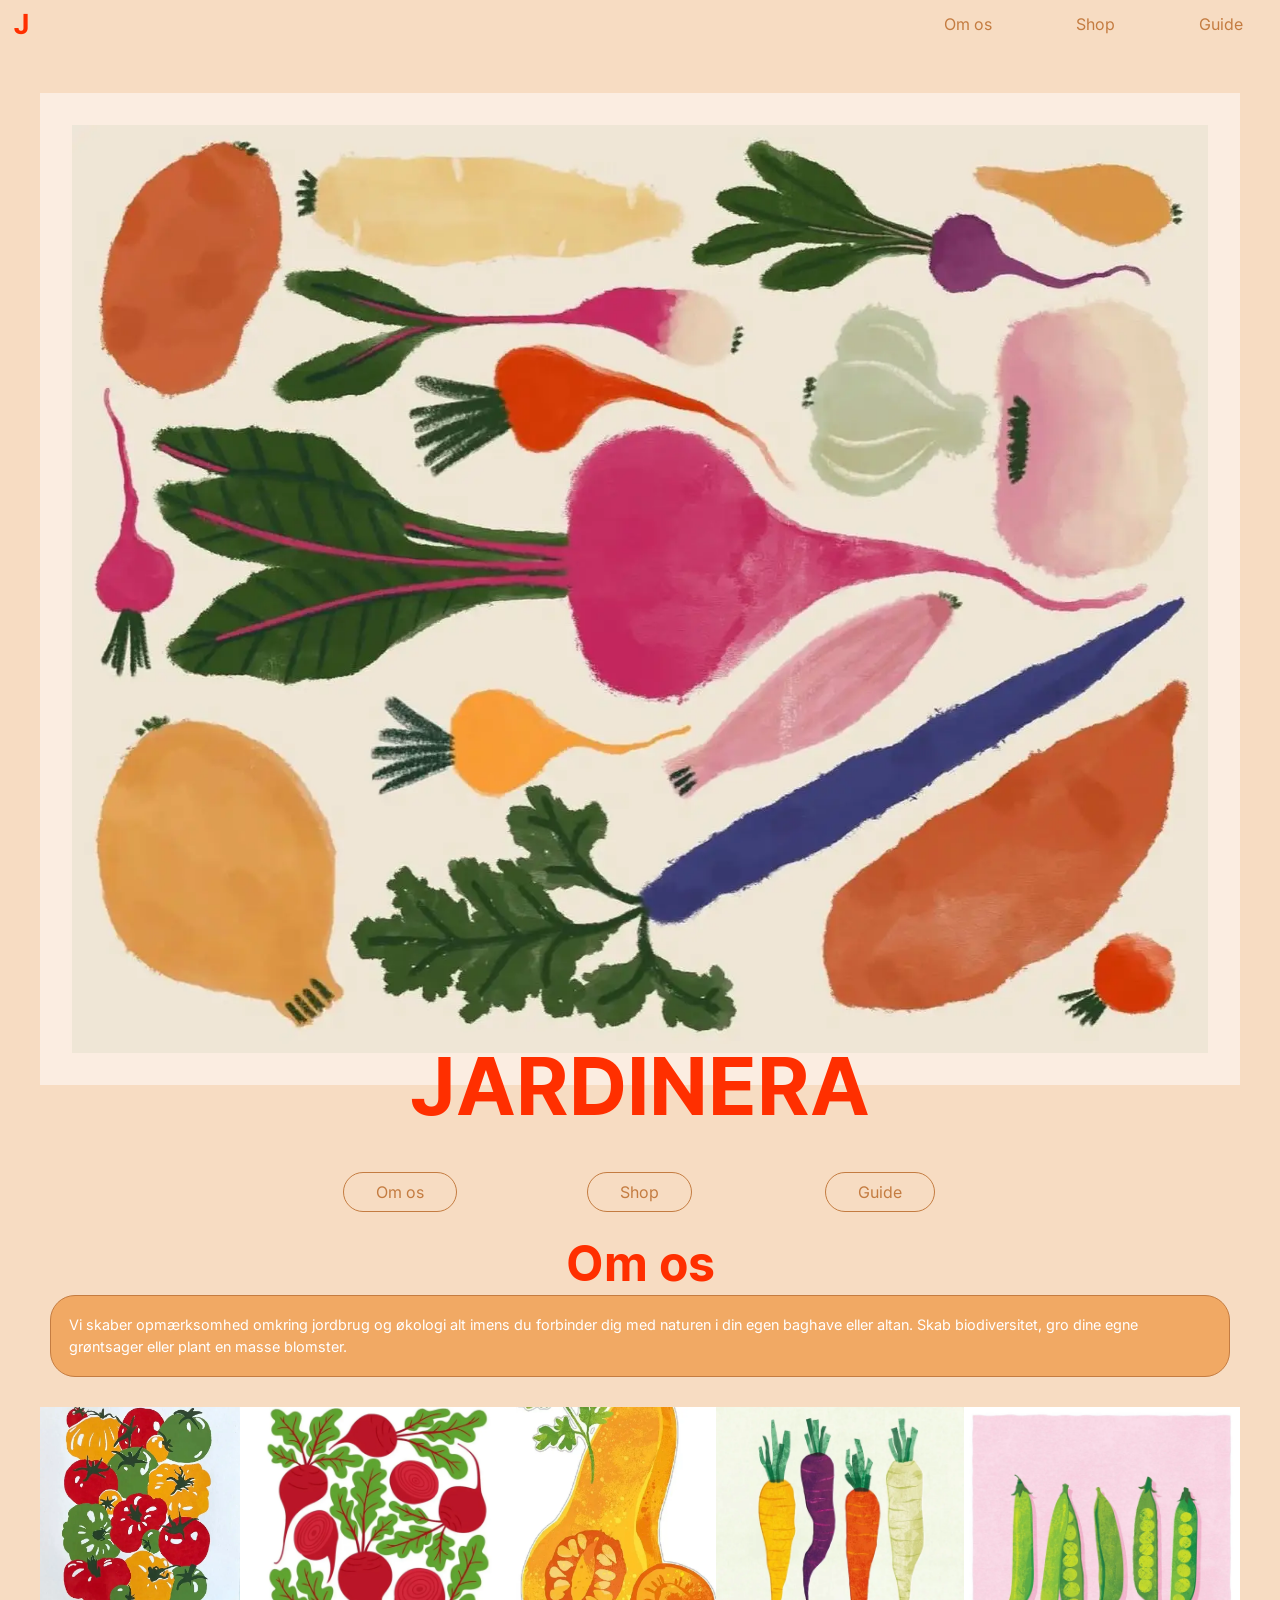
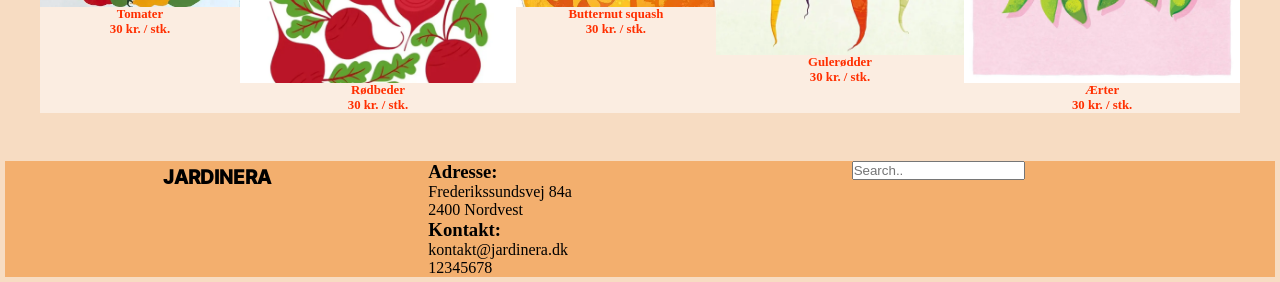
<file: index.html>
<!DOCTYPE html>
<html lang="da">

<head>
    <meta charset="UTF-8">
    <meta name="viewport" content="width=device-width, initial-scale=1.0">
    <meta name="robots" content="noindex">
    <link rel="icon" href="./favicon_io/favicon.ico" />

    <link rel="preconnect" href="https://fonts.googleapis.com">
    <link rel="preconnect" href="https://fonts.gstatic.com" crossorigin>
    <link href="https://fonts.googleapis.com/css2?family=Konkhmer+Sleokchher&display=swap" rel="stylesheet">

    <link rel="preconnect" href="https://fonts.googleapis.com">
    <link rel="preconnect" href="https://fonts.gstatic.com" crossorigin>
    <link
        href="https://fonts.googleapis.com/css2?family=Inter:ital,opsz,wght@0,14..32,100..900;1,14..32,100..900&display=swap"
        rel="stylesheet">

    <title>Jardinera</title>
    <link rel="stylesheet" href="style.css">
    <link rel="stylesheet" href="layout.css">


</head>

<body>

    <header>
        <div class="logo">
            <a href="index.html">
                <img src="./favicon_io/favicon-32x32.png" alt="favicon">
            </a>

        </div>
        <nav>
            <ul class="menu">
                <!-- <li><a href="index.html">Forside</a></li> -->
                <li><a href="om_os.html">Om os</a></li>
                <li><a href="shop.html">Shop</a></li>
                <li><a href="guide.html">Guide</a></li>

            </ul>
            <button class="burger">
                <span class="line"></span>
                <span class="line"></span>
                <span class="line"></span>
            </button>
        </nav>

    </header>


    <main>
        <div class="box1">
            <img src="./imgs/jardineraforside.webp" alt="jardineraforside" class="jardinera1">
        </div>
        <h1>JARDINERA</h1>

        <div class="knapper">
            <a class="om_os" href="om_os.html">Om os</a>
            <a class="shopknap" href="shop.html">Shop</a>
            <a class="guideknap" href="guide.html">Guide</a>
        </div>

        <h2 class="om_os_h2">Om os</h2>
        <p class="forsidetekst"> Vi skaber opmærksomhed omkring jordbrug og økologi alt imens du forbinder dig med
            naturen i
            din
            egen
            baghave eller altan. Skab biodiversitet, gro dine egne grøntsager eller plant en masse
            blomster.
        </p>

        <section class="galleri">
            <div class="slider">
                <div>
                    <img src="./imgs/tomater.webp" alt="tomater" class="tomater">
                    <h3>Tomater</h3>
                    <h3>30 kr. / stk.</h3>
                </div>
                <div>
                    <img src="./imgs/beets.webp" alt="beets" class="beets">
                    <h3>Rødbeder</h3>
                    <h3>30 kr. / stk.</h3>
                </div>
                <div>
                    <img src="./imgs/butternut.webp" alt="butternut" class="butternut">
                    <h3>Butternut squash</h3>
                    <h3>30 kr. / stk.</h3>
                </div>
                <div>
                    <img src="./imgs/gulerodder.webp" alt="gulerodder" class="gulerodder">
                    <h3>Gulerødder</h3>
                    <h3>30 kr. / stk.</h3>
                </div>
                <div>
                    <img src="./imgs/peas.webp" alt="peas" class="peas">
                    <h3>Ærter</h3>
                    <h3>30 kr. / stk.</h3>
                </div>
            </div>
        </section>
    </main>
    <footer>
        <div class="jardinerafooter">
            <h3>JARDINERA</h3>
        </div>
        <div class="information">
            <h3>Adresse:</h3>
            <p> Frederikssundsvej 84a </p>
            <p> 2400 Nordvest </p>
            <h3>Kontakt:</h3>
            <p> kontakt@jardinera.dk</p>
            <p>12345678</p>
        </div>
        <div class="topnav">
            <input type="text" placeholder="Search..">
        </div>

    </footer>
    <script src="menu.js"></script>
</body>

</html>
</file>
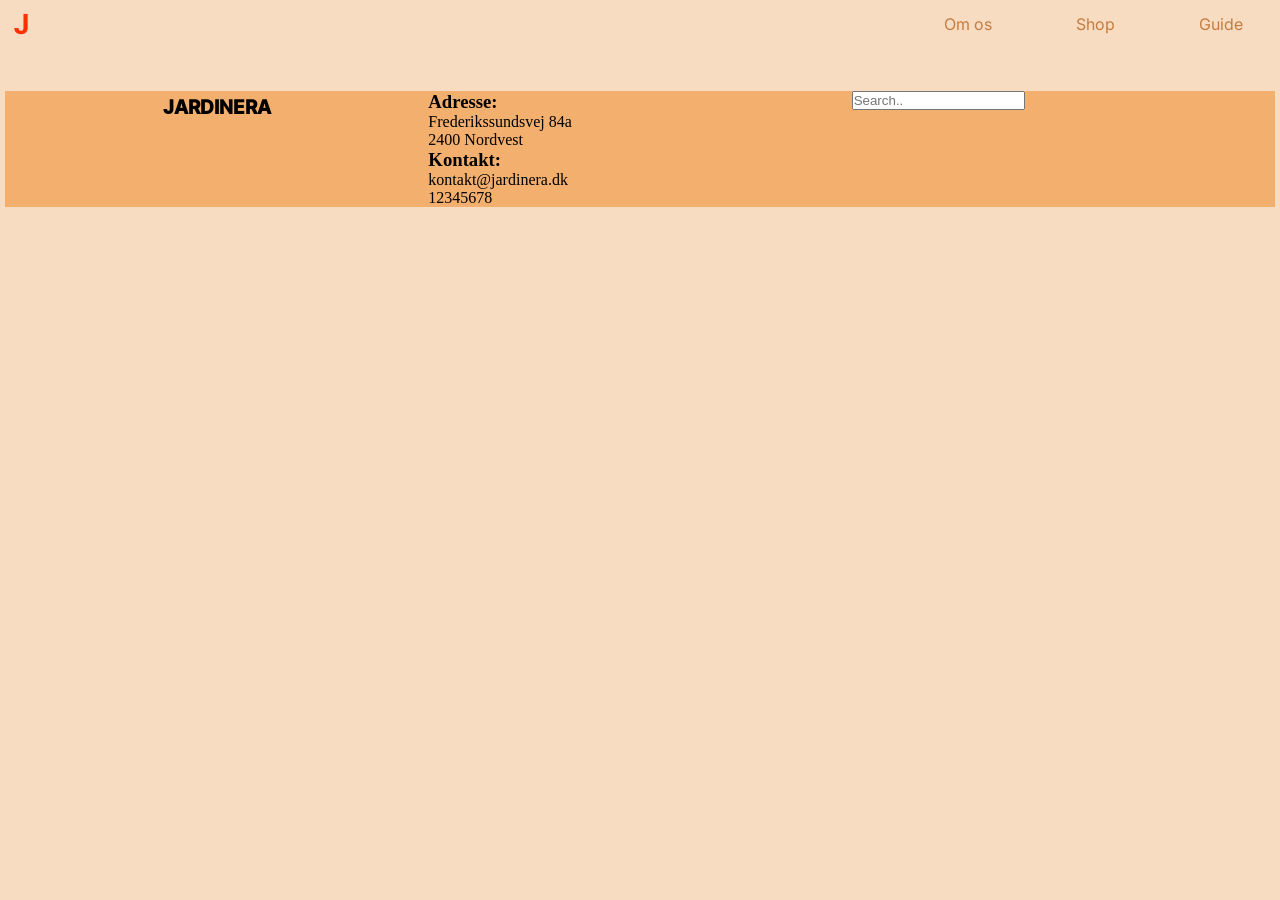
<file: guide.html>
<!DOCTYPE html>
<html lang="en">

<head>
    <meta charset="UTF-8">
    <meta name="viewport" content="width=device-width, initial-scale=1.0">
    <meta name="robots" content="noindex">
    <link rel="icon" href="./favicon_io/favicon.ico" />

    <link rel="preconnect" href="https://fonts.googleapis.com">
    <link rel="preconnect" href="https://fonts.gstatic.com" crossorigin>
    <link href="https://fonts.googleapis.com/css2?family=Konkhmer+Sleokchher&display=swap" rel="stylesheet">

    <link rel="preconnect" href="https://fonts.googleapis.com">
    <link rel="preconnect" href="https://fonts.gstatic.com" crossorigin>
    <link
        href="https://fonts.googleapis.com/css2?family=Inter:ital,opsz,wght@0,14..32,100..900;1,14..32,100..900&display=swap"
        rel="stylesheet">

    <link rel="stylesheet" href="style.css">
    <link rel="stylesheet" href="layout.css">
    <title>Guide</title>
</head>

<body>
    <header>
        <div class="logo">
            <a href="index.html">
                <img src="./favicon_io/favicon-32x32.png" alt="favicon">
            </a>

        </div>
        <nav>
            <ul class="menu">
                <!-- <li><a href="index.html">Forside</a></li> -->
                <li><a href="om_os.html">Om os</a></li>
                <li><a href="shop.html">Shop</a></li>
                <li><a href="guide.html">Guide</a></li>

            </ul>
            <button class="burger">
                <span class="line"></span>
                <span class="line"></span>
                <span class="line"></span>
            </button>
        </nav>
    </header>

    <footer>
        <div class="jardinerafooter">
            <h3>JARDINERA</h3>
        </div>
        <div class="information">
            <h3>Adresse:</h3>
            <p> Frederikssundsvej 84a </p>
            <p> 2400 Nordvest </p>
            <h3>Kontakt:</h3>
            <p> kontakt@jardinera.dk</p>
            <p>12345678</p>
        </div>
        <div class="topnav">
            <input type="text" placeholder="Search..">
        </div>

    </footer>
    <script src="menu.js"></script>
</body>

</html>
</file>
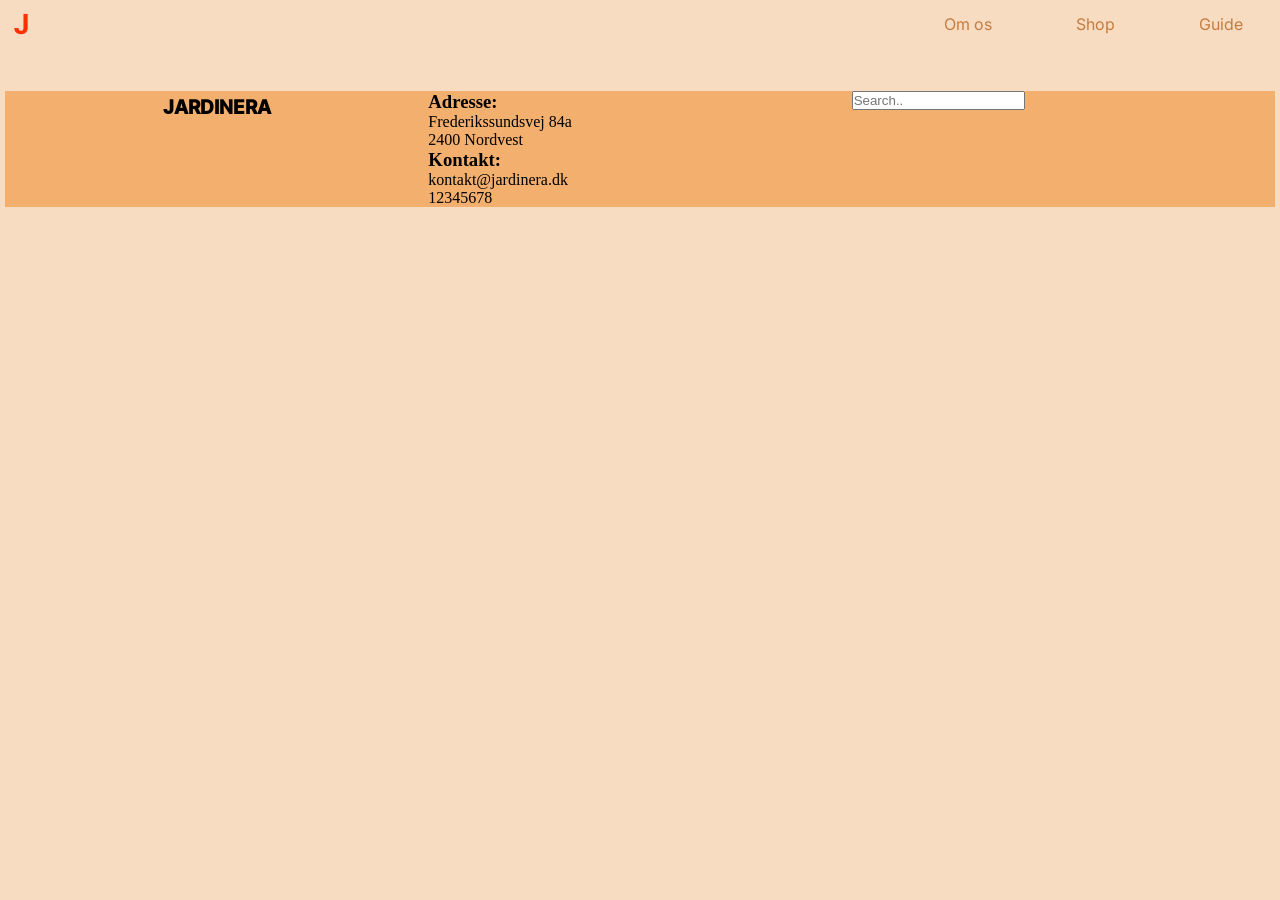
<file: om_os.html>
<!DOCTYPE html>
<html lang="en">

<head>
    <meta charset="UTF-8">
    <meta name="viewport" content="width=device-width, initial-scale=1.0">
    <meta name="robots" content="noindex">
    <link rel="icon" href="./favicon_io/favicon.ico" />

    <link rel="preconnect" href="https://fonts.googleapis.com">
    <link rel="preconnect" href="https://fonts.gstatic.com" crossorigin>
    <link href="https://fonts.googleapis.com/css2?family=Konkhmer+Sleokchher&display=swap" rel="stylesheet">

    <link rel="preconnect" href="https://fonts.googleapis.com">
    <link rel="preconnect" href="https://fonts.gstatic.com" crossorigin>
    <link
        href="https://fonts.googleapis.com/css2?family=Inter:ital,opsz,wght@0,14..32,100..900;1,14..32,100..900&display=swap"
        rel="stylesheet">

    <link rel="stylesheet" href="style.css">
    <link rel="stylesheet" href="layout.css">
    <title>Om os</title>
</head>

<body>
    <header>
        <div class="logo">
            <a href="index.html">
                <img src="./favicon_io/favicon-32x32.png" alt="favicon">
            </a>

        </div>
        <nav>
            <ul class="menu">
                <!-- <li><a href="index.html">Forside</a></li> -->
                <li><a href="om_os.html">Om os</a></li>
                <li><a href="shop.html">Shop</a></li>
                <li><a href="guide.html">Guide</a></li>

            </ul>
            <button class="burger">
                <span class="line"></span>
                <span class="line"></span>
                <span class="line"></span>
            </button>
        </nav>
    </header>

    <main>


    </main>

    <footer>
        <div class="jardinerafooter">
            <h3>JARDINERA</h3>
        </div>
        <div class="information">
            <h3>Adresse:</h3>
            <p> Frederikssundsvej 84a </p>
            <p> 2400 Nordvest </p>
            <h3>Kontakt:</h3>
            <p> kontakt@jardinera.dk</p>
            <p>12345678</p>
        </div>
        <div class="topnav">
            <input type="text" placeholder="Search..">
        </div>

    </footer>
</body>
<script src="menu.js"></script>

</html>
</file>
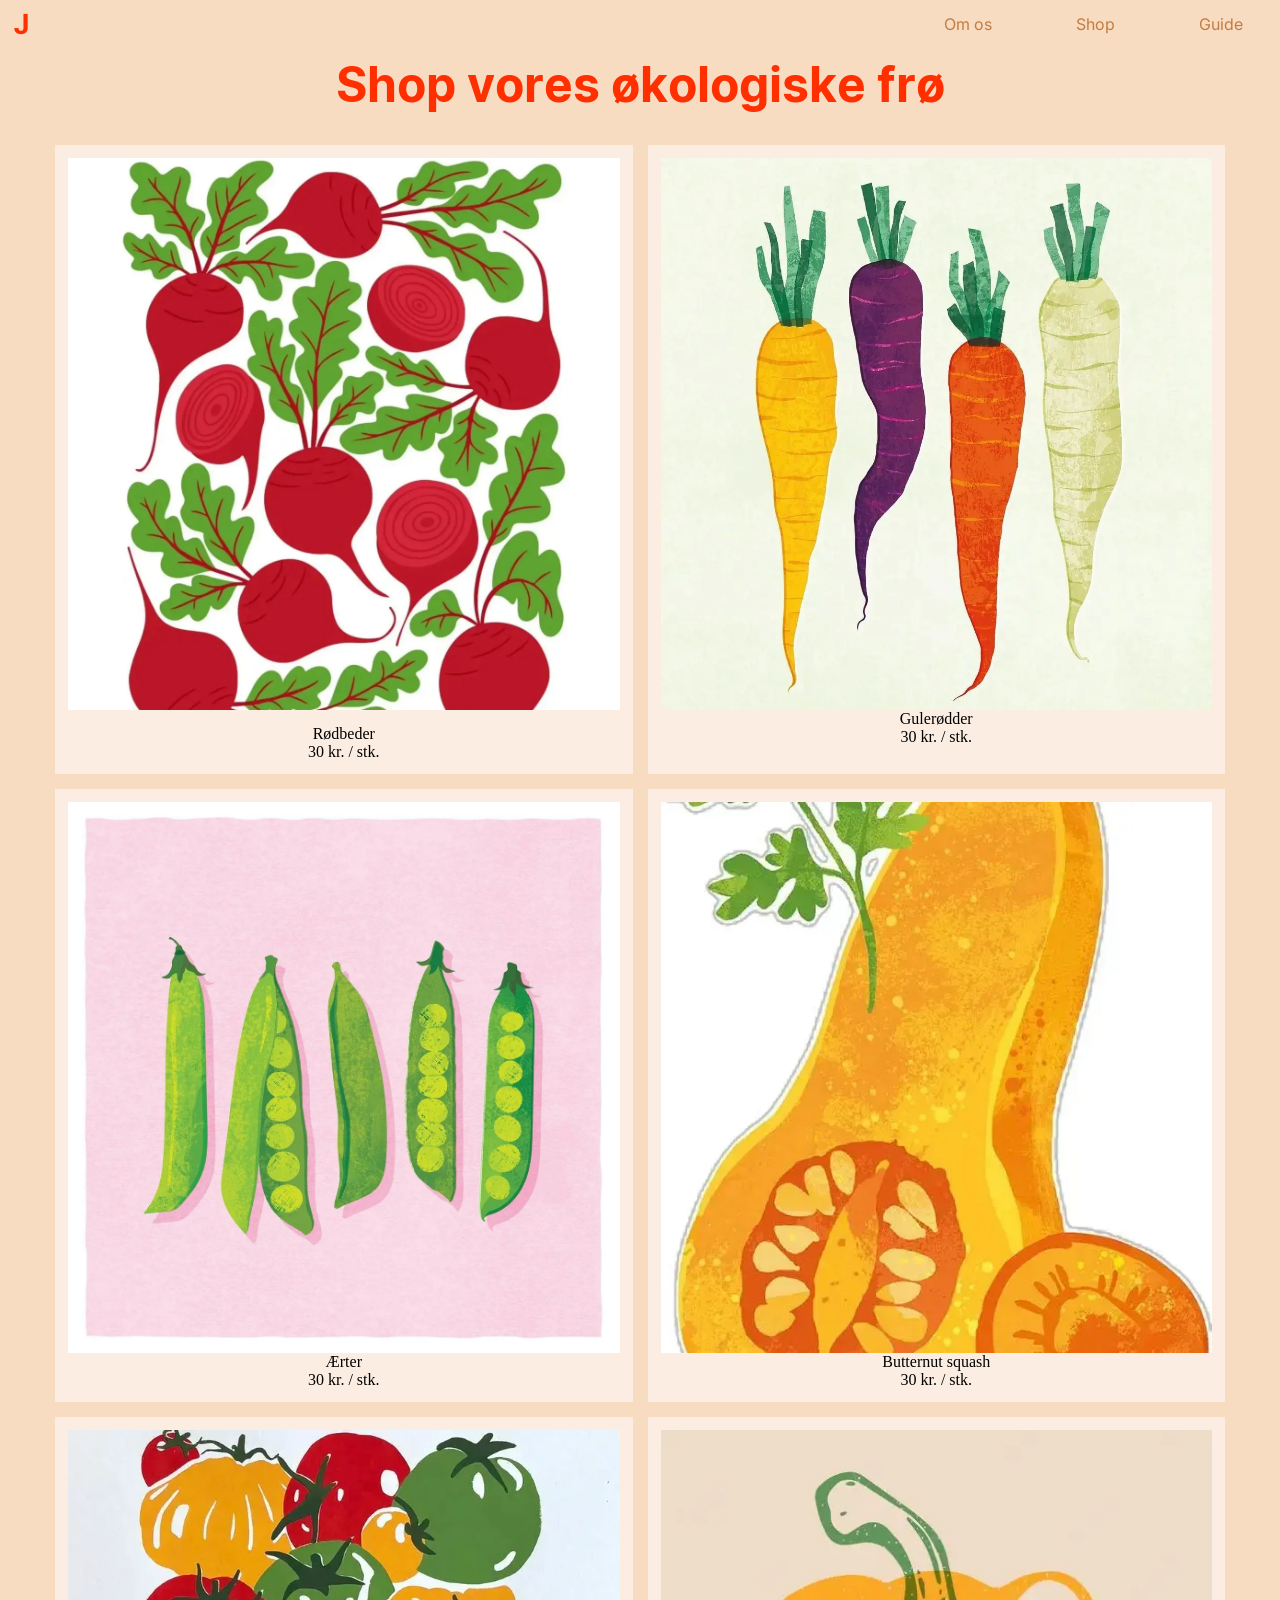
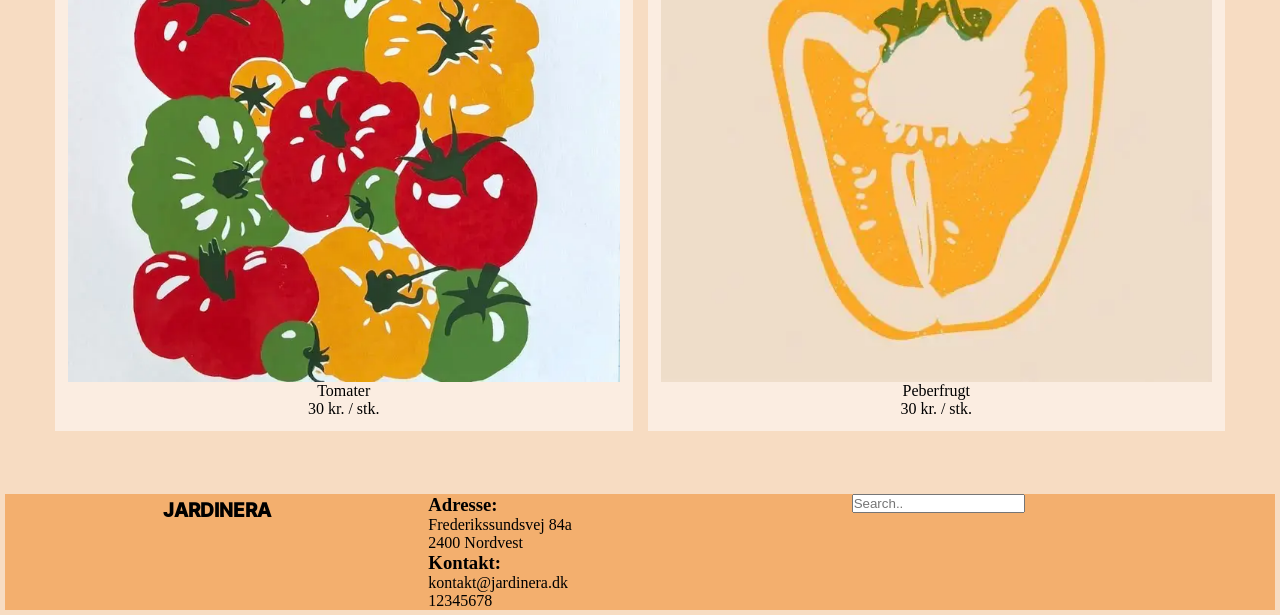
<file: shop.html>
<!DOCTYPE html>
<html lang="en">

<head>
    <meta charset="UTF-8">
    <meta name="viewport" content="width=device-width, initial-scale=1.0">
    <meta name="robots" content="noindex">
    <link rel="icon" href="./favicon_io/favicon.ico" />

    <link rel="preconnect" href="https://fonts.googleapis.com">
    <link rel="preconnect" href="https://fonts.gstatic.com" crossorigin>
    <link href="https://fonts.googleapis.com/css2?family=Konkhmer+Sleokchher&display=swap" rel="stylesheet">

    <link rel="preconnect" href="https://fonts.googleapis.com">
    <link rel="preconnect" href="https://fonts.gstatic.com" crossorigin>
    <link
        href="https://fonts.googleapis.com/css2?family=Inter:ital,opsz,wght@0,14..32,100..900;1,14..32,100..900&display=swap"
        rel="stylesheet">

    <link rel="stylesheet" href="style.css">
    <link rel="stylesheet" href="layout.css">
    <title>Shop</title>
</head>

<body>
    <header>
        <div class="logo">
            <a href="index.html">
                <img src="./favicon_io/favicon-32x32.png" alt="favicon">
            </a>

        </div>
        <nav>
            <ul class="menu">
                <!-- <li><a href="index.html">Forside</a></li> -->
                <li><a href="om_os.html">Om os</a></li>
                <li><a href="shop.html">Shop</a></li>
                <li><a href="guide.html">Guide</a></li>

            </ul>
            <button class="burger">
                <span class="line"></span>
                <span class="line"></span>
                <span class="line"></span>
            </button>
        </nav>
    </header>
    <main>
        <h2 class="Shoph2"> Shop vores økologiske frø</h2>
        <section class="shopside">
            <div class="yder_ramme">
                <div class="ramme">
                    <img src="./imgs/beets.webp" alt="rodbeder" class="shopbeder">
                </div>
                <p>Rødbeder</p>
                <p>30 kr. / stk. </p>
            </div>
            <div class="yder_ramme2">
                <img src="./imgs/gulerodder.webp" alt="gulerodder">
                <p>Gulerødder</p>
                <p>30 kr. / stk.</p>
            </div>
            <div class="yder_ramme3">
                <img src="./imgs/peas.webp" alt="peas">
                <p>Ærter</p>
                <p>30 kr. / stk. </p>
            </div>
            <div class="yder_ramme4">
                <img src="./imgs/butternut.webp" alt="Butternut">
                <p>Butternut squash</p>
                <p>30 kr. / stk. </p>
            </div>
            <div class="yder_ramme5">
                <img src="./imgs/tomater.webp" alt="tomater">
                <p>Tomater</p>
                <p>30 kr. / stk.</p>
            </div>
            <div class="yder_ramme6">
                <img src="./imgs/peberfrugt.webp" alt="peberfrugt">
                <p>Peberfrugt</p>
                <p>30 kr. / stk. </p>
            </div>
        </section>
    </main>
    <footer>
        <div class="jardinerafooter">
            <h3>JARDINERA</h3>
        </div>
        <div class="information">
            <h3>Adresse:</h3>
            <p> Frederikssundsvej 84a </p>
            <p> 2400 Nordvest </p>
            <h3>Kontakt:</h3>
            <p> kontakt@jardinera.dk</p>
            <p>12345678</p>
        </div>
        <div class="topnav">
            <input type="text" placeholder="Search..">
        </div>

    </footer>
</body>
<script src="menu.js"></script>

</html>
</file>
<file: style.css>
/*********************** reset ******************/
* {
  margin: 0;
  padding: 0;
  box-sizing: border-box;
}
img {
  width: 100%;
  height: auto;
  display: block;
}
main {
  max-width: 1200px;
  margin-inline: auto;
}
body {
  padding: 5px;
  background-color: #f7dcc2;
}

/************************* FORSIDE *************************/

.box1 {
  background-color: #fbede1;
  padding: 2rem;
  margin-top: 50px;
}

.jardinera1 {
  padding: 0rem;
}

h1 {
  color: #ff2f00;
  font-size: 3.7rem;
  font-family: "Konkhmer Sleokchher", system-ui;
  font-weight: 400;
  font-style: normal;
  text-align: center;
  margin-top: -57px;
  @media (width>800px) {
    font-size: 5rem;
    margin-top: -68px;
  }
}
.om_os {
  color: #c47c41;
  font-family: "Inter", sans-serif;
  font-optical-sizing: auto;
  font-style: normal;
  padding: 9px 32px;
  border: 1px solid #c47c41;
  border-radius: 25px;
  text-decoration: none;
  text-align: center;
  display: inline-block;
  margin: 10px;
}

.om_os:hover {
  background-color: #c47c41;
  color: white;
  transition-duration: 0.6s;
}

.shopknap {
  color: #c47c41;
  font-family: "Inter", sans-serif;
  font-optical-sizing: auto;
  font-style: normal;
  padding: 9px 32px;
  border: 1px solid #c47c41;
  border-radius: 25px;
  text-decoration: none;
  text-align: center;
  display: inline-block;
  margin: 10px;
  align-self: center;
}

.shopknap:hover {
  background-color: #c47c41;
  color: white;
  transition-duration: 0.6s;
}

.guideknap {
  color: #c47c41;
  font-family: "Inter", sans-serif;
  font-optical-sizing: auto;
  font-style: normal;
  padding: 9px 32px;
  border: 1px solid #c47c41;
  border-radius: 25px;
  text-decoration: none;
  text-align: center;
  display: inline-block;
  margin: 10px;
}

.guideknap:hover {
  background-color: #c47c41;
  color: white;
  transition-duration: 0.6s;
}

.forsidetekst {
  color: white;
  background-color: #f1a964;
  font-family: "Inter", sans-serif;
  font-optical-sizing: auto;
  font-style: normal;
  font-size: 0.9rem;

  text-decoration: none;
  display: inline-block;
  margin: 10px;
  align-self: center;
  padding: 9px 32px;
  border: 1px solid #c47c41;
  border-radius: 25px;
  padding: 18px;
  line-height: 22px;
  margin-top: -14px;
  margin-bottom: 30px;
}

.om_os_h2 {
  color: #ff2f00;
  font-size: 3rem;
  font-family: "Konkhmer Sleokchher", system-ui;
  font-weight: 400;
  font-style: normal;
  text-align: center;
}

footer {
  background-color: #f3af6e;
  margin-top: 3rem;
}

.jardinerafooter {
  font-family: "Konkhmer Sleokchher", system-ui;
  font-weight: 400;
  font-style: normal;
  text-align: center;
}

.Shoph2 {
  color: #ff2f00;
  font-size: 3rem;
  font-family: "Konkhmer Sleokchher", system-ui;
  font-weight: 400;
  font-style: normal;
  text-align: center;
}
.yder_ramme {
  background-color: #fbede1;
  padding: 13px;
}

.yder_ramme2 {
  background-color: #fbede1;
  padding: 13px;
}

.yder_ramme3 {
  background-color: #fbede1;
  padding: 13px;
}

.yder_ramme4 {
  background-color: #fbede1;
  padding: 13px;
}

.yder_ramme5 {
  background-color: #fbede1;
  padding: 13px;
}
/* test */
.yder_ramme6 {
  background-color: #fbede1;
  padding: 13px;
}
.ramme {
  margin-bottom: 15px;
}
</file>
<file: layout.css>
header {
  position: sticky;
  top: 0;
  display: flex;
  justify-content: space-between;
  align-items: center;
  padding: 0px;
  background-color: #f7dcc2;
  .logo img {
    width: 32px;
    height: 32px;
  }
}

nav {
  /******************* Website *******************/
  display: flex;
  align-items: center;
  /******************* Mobil ************************/
  @media (width < 800px) {
    &.active .menu {
      display: block;
      background-color: #ffffff;
      position: absolute;
      top: 94px;
      left: 0;
      width: 100%;
      box-shadow: 0 10px 10px rgba(0, 0, 0, 0.1);
      z-index: 1;
    }

    &.active .menu li {
      margin: 10px 20px;
    }

    &.active .menu a {
      font-size: 24px;
    }
  }
}

.menu {
  display: flex;
  list-style: none;
  margin: 0;
  padding: 0;

  li {
    margin-right: 20px;
  }

  li:last-child {
    margin-right: 0;
  }

  a {
    display: block;
    padding: 10px;
    color: #333333;
    text-decoration: none;
    transition: color 0.3s;
    text-align: end;
    color: #c47c41;
    font-family: "Inter", sans-serif;
    font-optical-sizing: auto;
    font-style: normal;
    padding: 9px 32px;
    text-decoration: none;
    text-align: center;
    display: inline-block;
    &:hover {
      color: #552c0b;
    }
  }
  @media (width < 800px) {
    display: none;
  }
}

.burger {
  width: 30px;
  height: 20px;
  cursor: pointer;
  display: none;

  .line {
    display: block;
    width: 100%;
    height: 2px;
    background-color: #333333;
    margin-bottom: 5px;
    transition: 0.2s linear;
  }
  @media (width < 800px) {
    display: block;
    background-color: transparent;
    border: 0;

    &.active .line:nth-child(1) {
      transform: rotate(45deg) translate(5px, 5px);
      transition: 0.2s linear;
    }

    &.active .line:nth-child(2) {
      opacity: 0;
      transition: 0.15s linear;
    }

    &.active .line:nth-child(3) {
      transform: rotate(-45deg) translate(5px, -5px);
      transition: 0.2s linear;
    }
  }
}
.knapper {
  display: grid;
  grid-template-columns: 1fr 1fr 1fr;
  justify-items: center;
  @media (width>800px) {
    gap: 1rem;
  }
}

@media (width>800px) {
  .om_os {
    margin-right: -20rem;
  }
}

@media (width>800px) {
  .guideknap {
    margin-left: -20rem;
  }
}
.galleri {
  overflow: scroll;
  background-color: #fbede1;
}

.slider {
  display: flex;
  background-color: #fbede1;

  div {
    min-width: 200px;
  }

  h3 {
    text-align: center;
    color: #ff2f00;
    font-size: 0.8rem;
  }
}

/**************************** SHOP ***************************/

.shopside {
  display: grid;
  grid-template-columns: 1fr 1fr;
  text-align: center;
  padding: 15px;
  gap: 15px;
}

footer {
  display: grid;
  grid-template-columns: 1fr 1fr 1fr;
}
</file>
